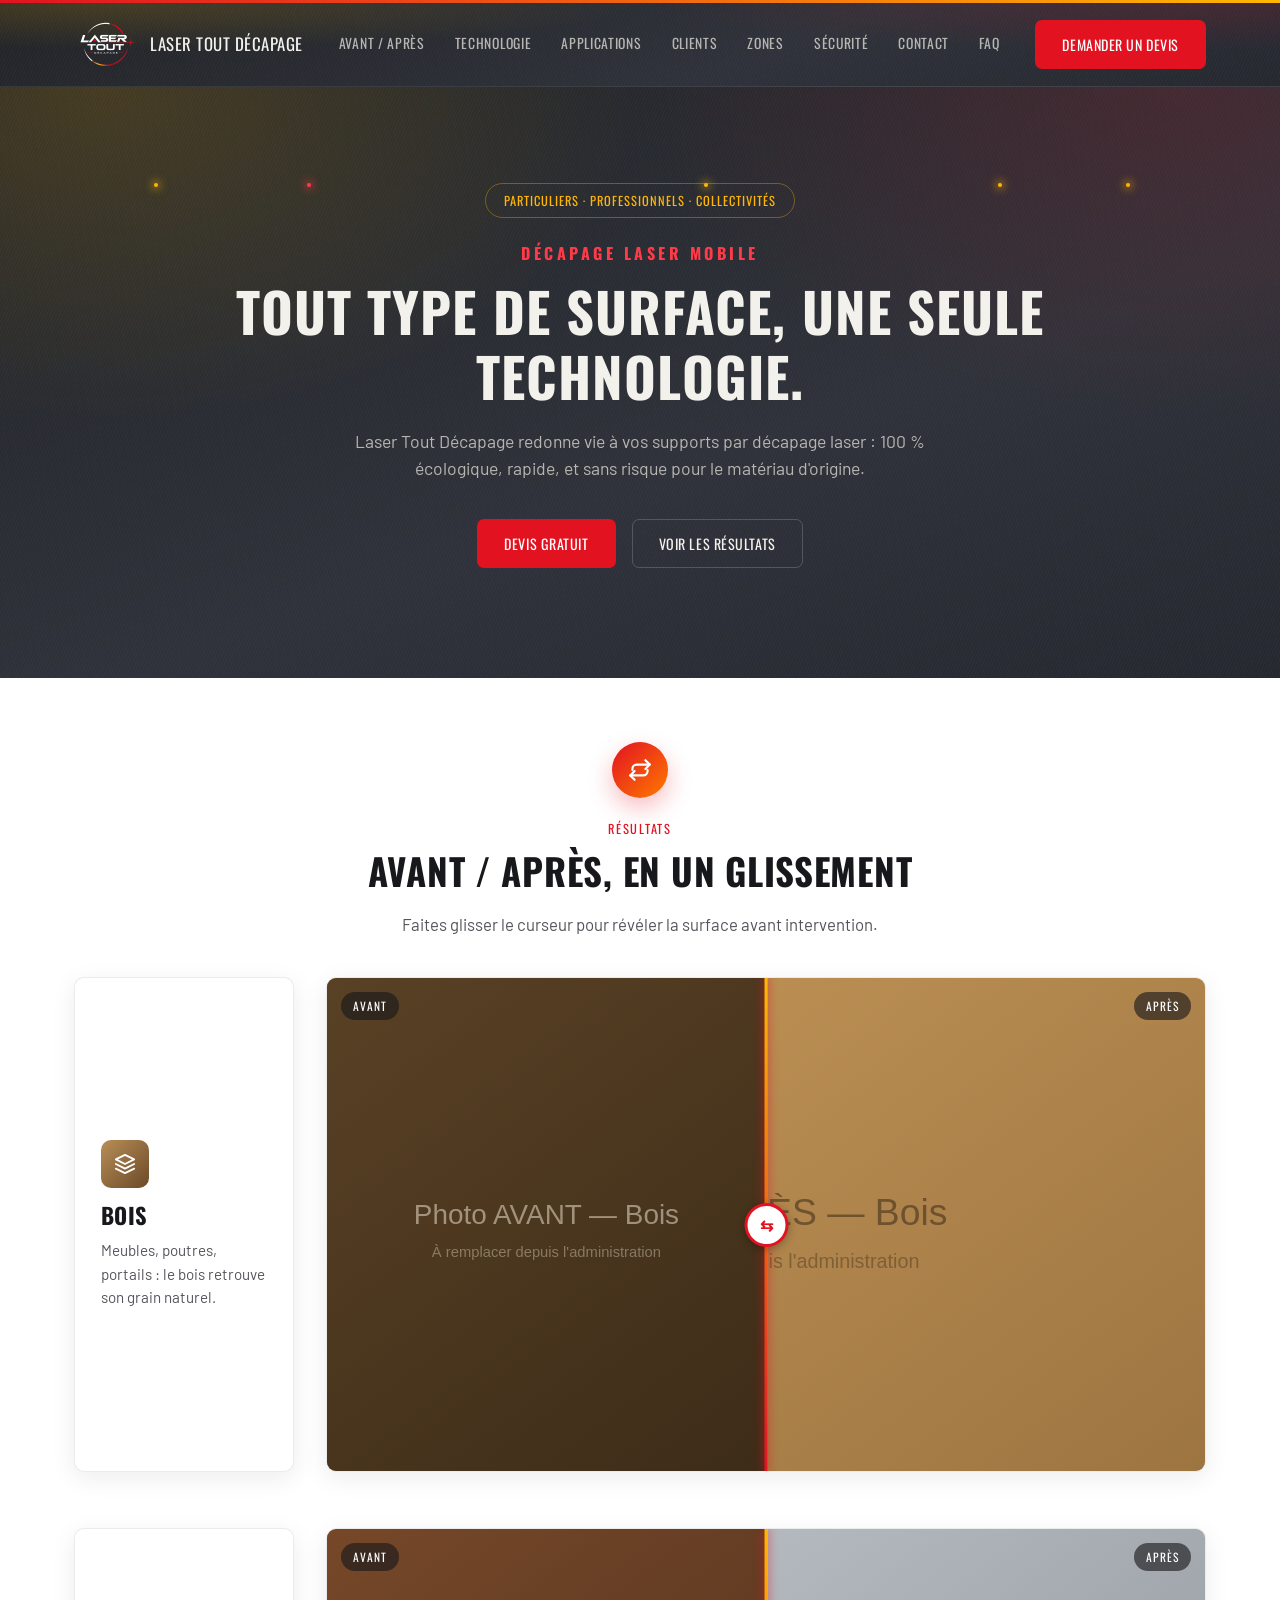
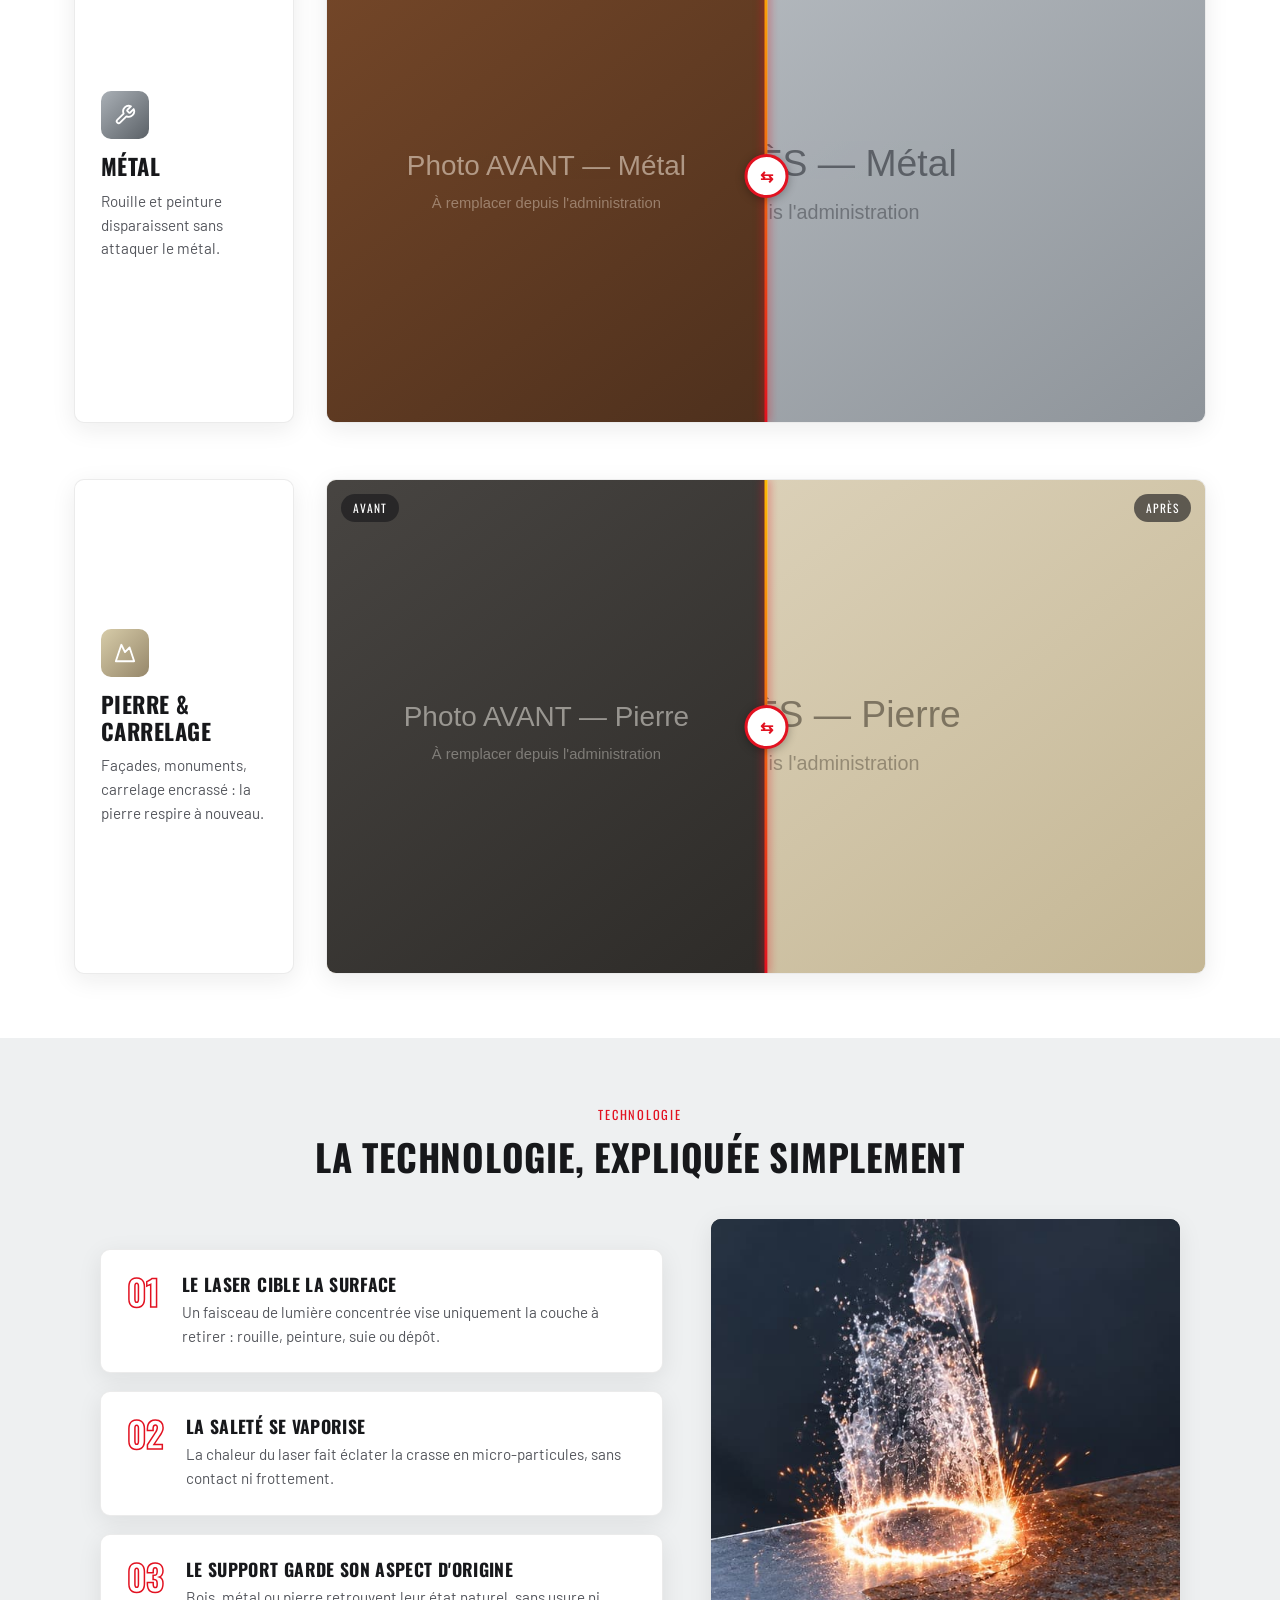
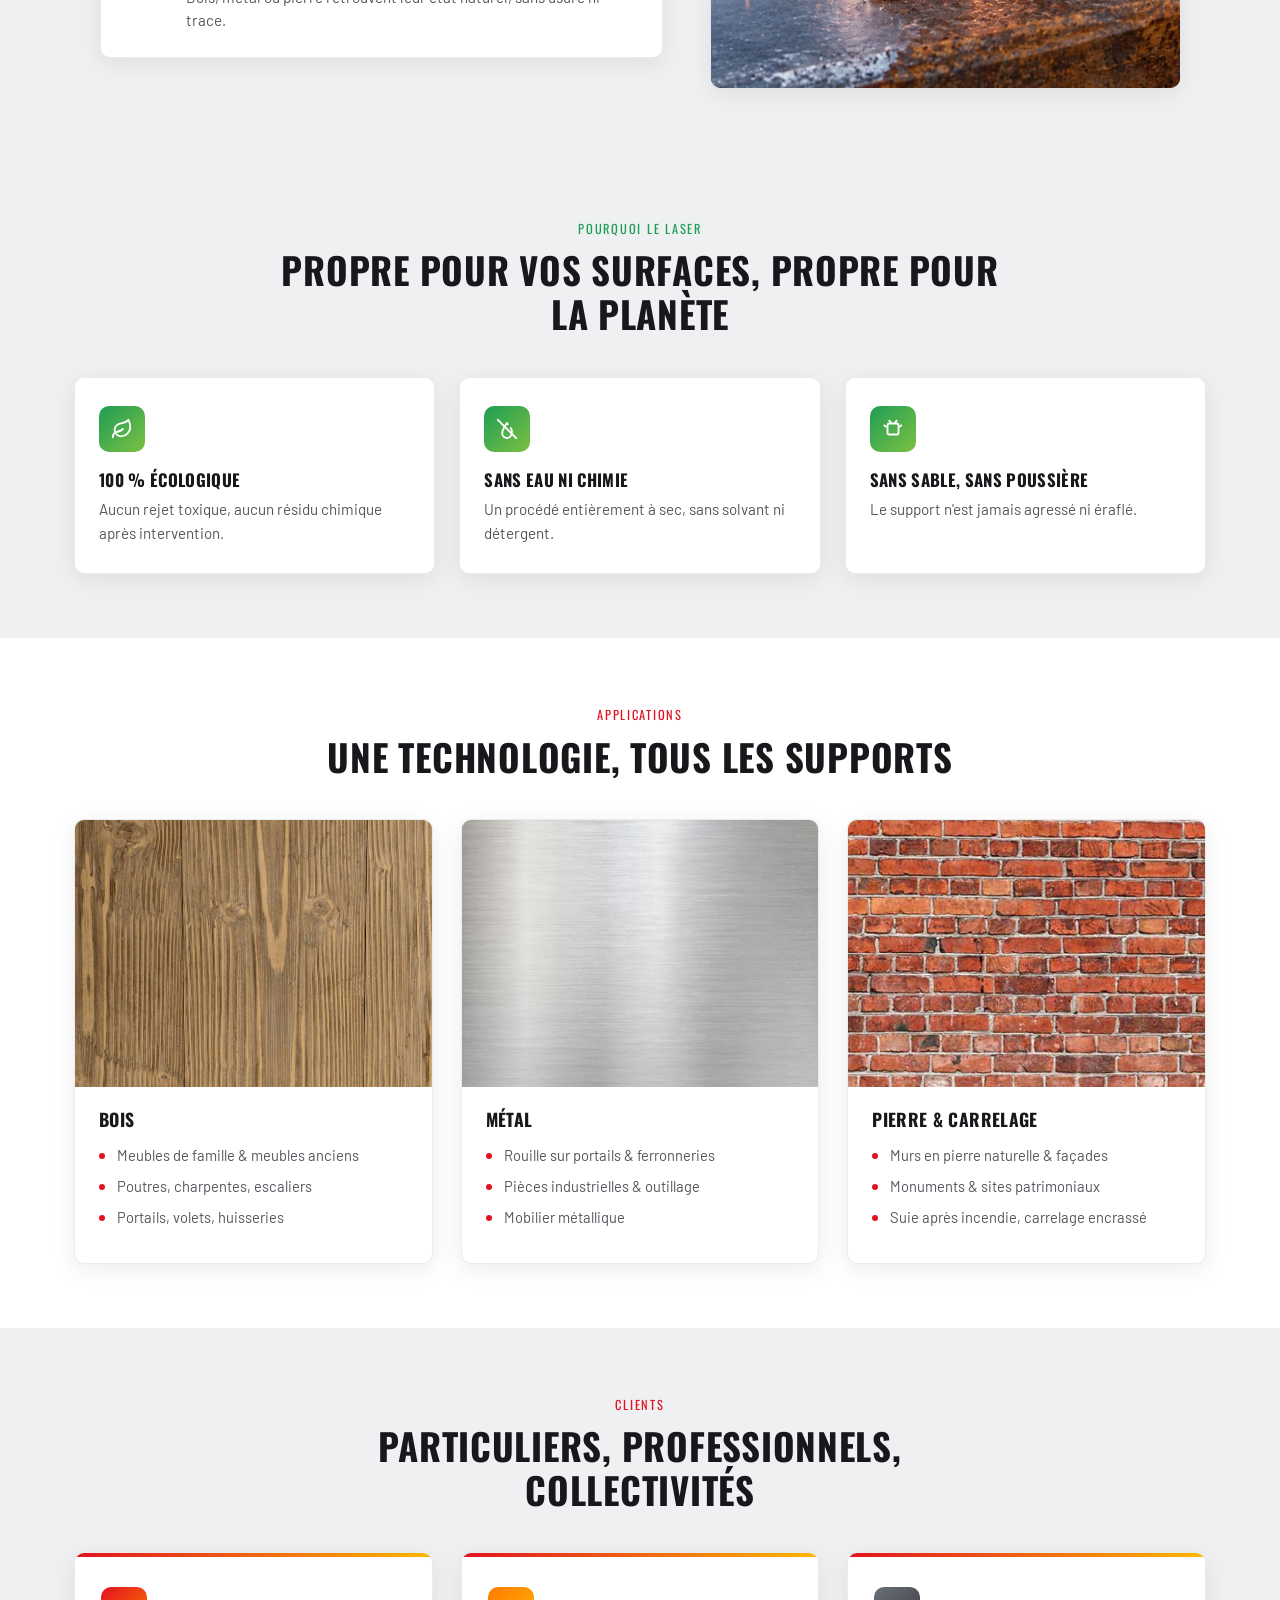
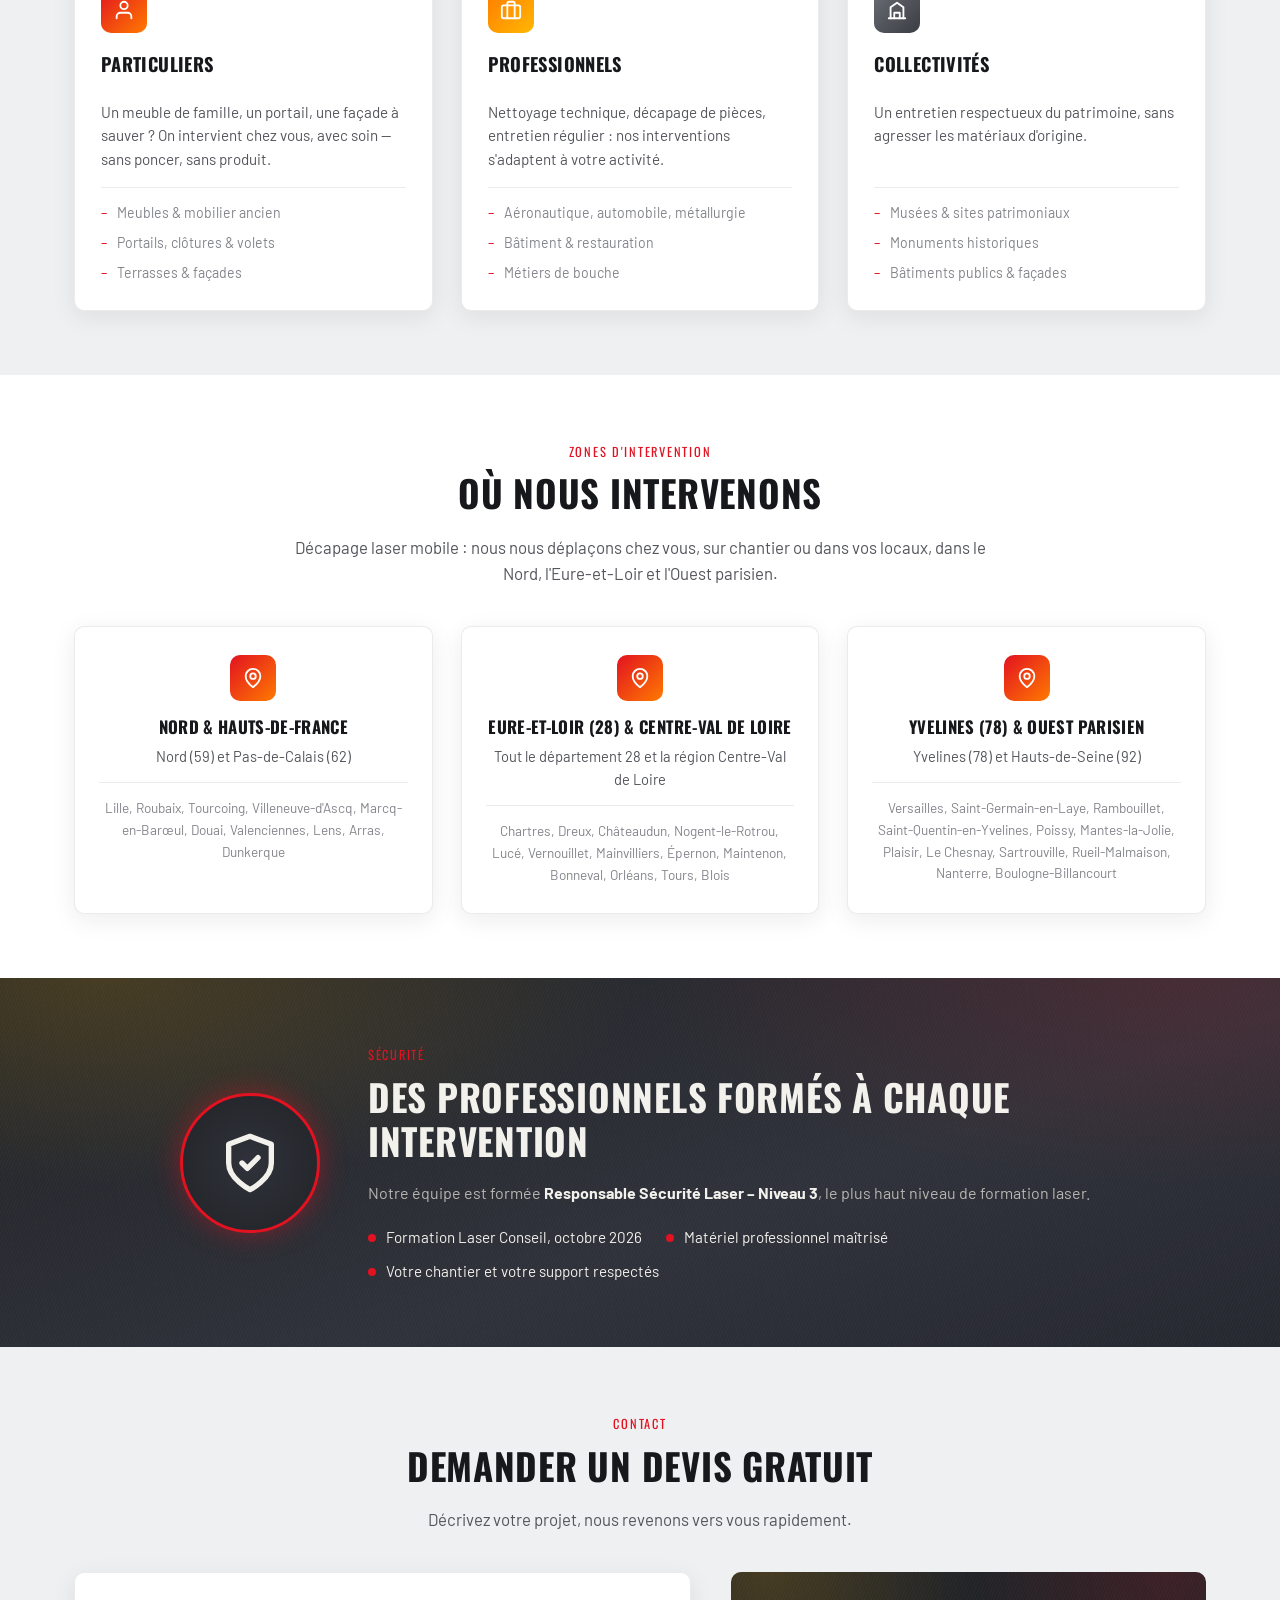
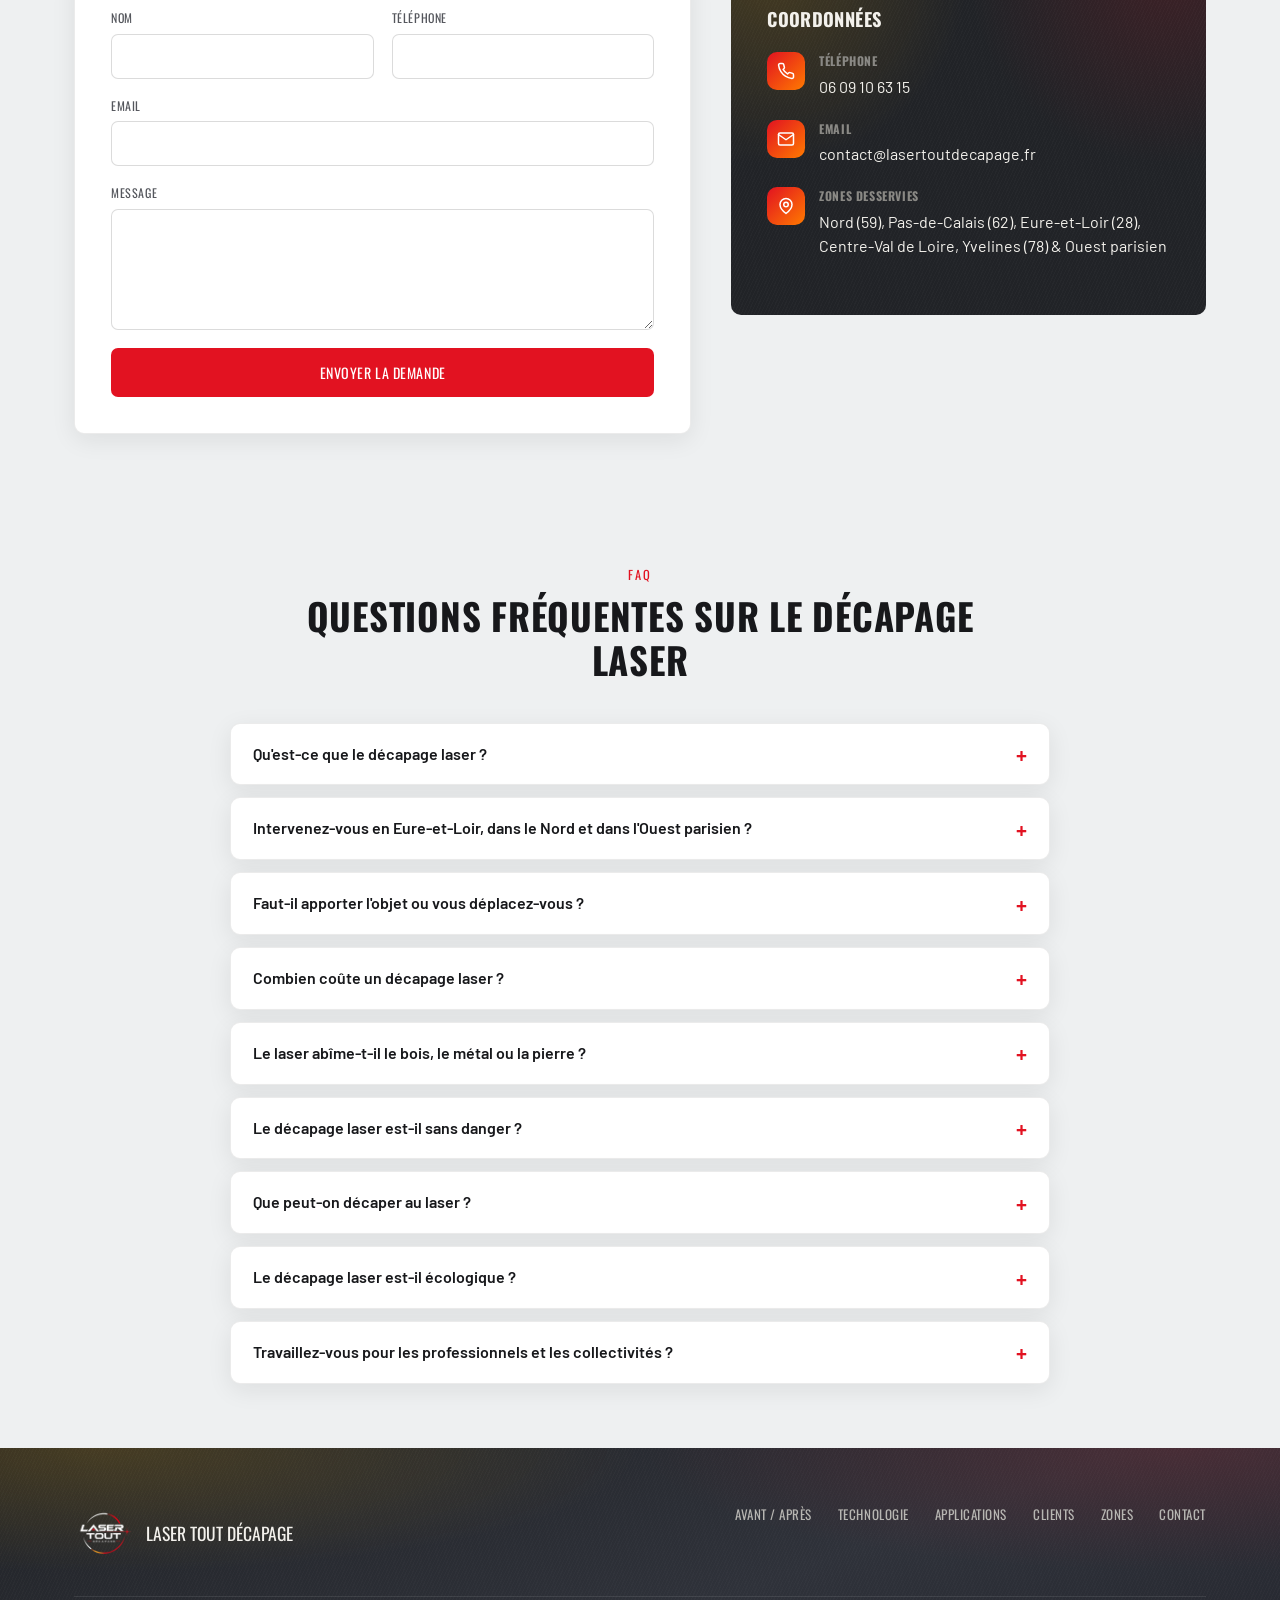
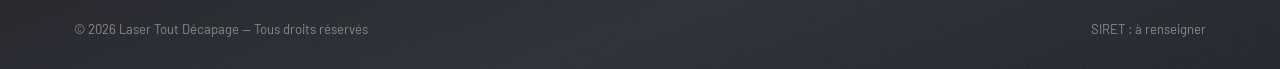
<file: index.html>
<!doctype html>
<html lang="fr">
<head>
<meta charset="UTF-8" />
<meta name="viewport" content="width=device-width, initial-scale=1.0" />
<title>Décapage laser mobile — Nord, Eure-et-Loir, Yvelines | Laser Tout Décapage</title>
<meta name="description" content="Décapage laser mobile pour particuliers, professionnels et collectivités : 100% écologique, sans eau ni produit chimique, sans sable. Nord (59), Pas-de-Calais (62), Eure-et-Loir (28), Centre-Val de Loire, Yvelines (78) & Ouest parisien." />
<link rel="canonical" href="https://lasertoutdecapage.fr/" />
<meta property="og:type" content="website" />
<meta property="og:locale" content="fr_FR" />
<meta property="og:site_name" content="Laser Tout Décapage" />
<meta property="og:title" content="Laser Tout Décapage — Décapage laser mobile bois, métal, pierre" />
<meta property="og:description" content="Décapage laser 100% écologique, sans eau ni produit chimique, sans sable. On intervient chez vous : Nord, Pas-de-Calais, Eure-et-Loir, Centre-Val de Loire, Yvelines & Ouest parisien." />
<meta property="og:url" content="https://lasertoutdecapage.fr/" />
<meta property="og:image" content="https://lasertoutdecapage.fr/images/uploads/laser-en-marche.jpg" />
<meta name="twitter:card" content="summary_large_image" />
<script type="application/ld+json">
{
  "@context": "https://schema.org",
  "@type": "LocalBusiness",
  "name": "Laser Tout Décapage",
  "description": "Décapage laser mobile du bois, du métal et de la pierre pour particuliers, professionnels et collectivités. 100% écologique, sans eau, sans produit chimique, sans sable.",
  "url": "https://lasertoutdecapage.fr/",
  "logo": "https://lasertoutdecapage.fr/images/logo.png",
  "image": "https://lasertoutdecapage.fr/images/uploads/laser-en-marche.jpg",
  "email": "contact@lasertoutdecapage.fr",
  "telephone": "+33609106315",
  "areaServed": [
    { "@type": "AdministrativeArea", "name": "Hauts-de-France" },
    { "@type": "AdministrativeArea", "name": "Nord (59)" },
    { "@type": "AdministrativeArea", "name": "Pas-de-Calais (62)" },
    { "@type": "AdministrativeArea", "name": "Centre-Val de Loire" },
    { "@type": "AdministrativeArea", "name": "Eure-et-Loir (28)" },
    { "@type": "AdministrativeArea", "name": "Yvelines (78)" },
    { "@type": "AdministrativeArea", "name": "Hauts-de-Seine (92)" },
    { "@type": "City", "name": "Lille" },
    { "@type": "City", "name": "Roubaix" },
    { "@type": "City", "name": "Tourcoing" },
    { "@type": "City", "name": "Villeneuve-d'Ascq" },
    { "@type": "City", "name": "Douai" },
    { "@type": "City", "name": "Valenciennes" },
    { "@type": "City", "name": "Lens" },
    { "@type": "City", "name": "Arras" },
    { "@type": "City", "name": "Dunkerque" },
    { "@type": "City", "name": "Chartres" },
    { "@type": "City", "name": "Dreux" },
    { "@type": "City", "name": "Châteaudun" },
    { "@type": "City", "name": "Nogent-le-Rotrou" },
    { "@type": "City", "name": "Lucé" },
    { "@type": "City", "name": "Vernouillet" },
    { "@type": "City", "name": "Épernon" },
    { "@type": "City", "name": "Maintenon" },
    { "@type": "City", "name": "Orléans" },
    { "@type": "City", "name": "Tours" },
    { "@type": "City", "name": "Blois" },
    { "@type": "City", "name": "Versailles" },
    { "@type": "City", "name": "Saint-Germain-en-Laye" },
    { "@type": "City", "name": "Rambouillet" },
    { "@type": "City", "name": "Saint-Quentin-en-Yvelines" },
    { "@type": "City", "name": "Poissy" },
    { "@type": "City", "name": "Mantes-la-Jolie" },
    { "@type": "City", "name": "Plaisir" },
    { "@type": "City", "name": "Sartrouville" },
    { "@type": "City", "name": "Rueil-Malmaison" },
    { "@type": "City", "name": "Nanterre" },
    { "@type": "City", "name": "Boulogne-Billancourt" }
  ],
  "hasCredential": { "@type": "EducationalOccupationalCredential", "name": "Responsable Sécurité Laser – Niveau 3", "credentialCategory": "certificate", "recognizedBy": { "@type": "Organization", "name": "Laser Conseil" } },
  "knowsAbout": ["Décapage laser", "Nettoyage laser", "Dérouillage", "Décapage de peinture", "Nettoyage de façade", "Restauration de meubles"]
}
</script>
<script type="application/ld+json">
{
  "@context": "https://schema.org",
  "@type": "FAQPage",
  "mainEntity": [
    {
      "@type": "Question",
      "name": "Qu'est-ce que le décapage laser ?",
      "acceptedAnswer": { "@type": "Answer", "text": "Le décapage laser retire la rouille, la peinture, la suie ou les dépôts d'une surface à l'aide d'un faisceau de lumière concentrée. La couche à enlever se vaporise en micro-particules, sans contact ni frottement, et le support garde son aspect d'origine." }
    },
    {
      "@type": "Question",
      "name": "Intervenez-vous en Eure-et-Loir, dans le Nord et dans l'Ouest parisien ?",
      "acceptedAnswer": { "@type": "Answer", "text": "Oui. Laser Tout Décapage est une entreprise de décapage laser mobile qui intervient en Eure-et-Loir (28) — Chartres, Dreux, Châteaudun, Nogent-le-Rotrou, Lucé, Épernon — et dans le reste du Centre-Val de Loire, dans le Nord (59) et le Pas-de-Calais (62) — Lille, Roubaix, Tourcoing, Douai, Valenciennes, Arras —, ainsi que dans les Yvelines (78) et l'Ouest parisien — Versailles, Saint-Germain-en-Laye, Rambouillet, Poissy, Rueil-Malmaison." }
    },
    {
      "@type": "Question",
      "name": "Faut-il apporter l'objet ou vous déplacez-vous ?",
      "acceptedAnswer": { "@type": "Answer", "text": "Nous nous déplaçons avec notre équipement : chez vous, sur votre chantier ou dans vos locaux. Inutile de démonter un portail, des volets ou une poutre." }
    },
    {
      "@type": "Question",
      "name": "Combien coûte un décapage laser ?",
      "acceptedAnswer": { "@type": "Answer", "text": "Le prix dépend de la surface à traiter, du type de support, de l'épaisseur de la couche à retirer et de l'accès au chantier. Chaque intervention fait l'objet d'un devis gratuit : décrivez votre projet via le formulaire ou appelez le 06 09 10 63 15." }
    },
    {
      "@type": "Question",
      "name": "Le laser abîme-t-il le bois, le métal ou la pierre ?",
      "acceptedAnswer": { "@type": "Answer", "text": "Non. Le faisceau cible uniquement la couche à retirer. Contrairement au ponçage ou au sablage, il n'use pas le matériau : le bois garde son grain, le métal n'est pas attaqué et la pierre n'est pas érodée." }
    },
    {
      "@type": "Question",
      "name": "Le décapage laser est-il sans danger ?",
      "acceptedAnswer": { "@type": "Answer", "text": "Oui, entre de bonnes mains. Notre équipe est formée Responsable Sécurité Laser (niveau 3), la formation de référence pour encadrer l'utilisation des lasers professionnels. Chaque intervention est préparée et réalisée par des professionnels qualifiés." }
    },
    {
      "@type": "Question",
      "name": "Que peut-on décaper au laser ?",
      "acceptedAnswer": { "@type": "Answer", "text": "Le bois (meubles anciens, poutres, charpentes, escaliers, portails, volets), le métal (rouille sur portails et ferronneries, pièces industrielles, outillage, mobilier métallique) et la pierre (murs en pierre naturelle, façades, monuments, carrelage encrassé, suie après incendie)." }
    },
    {
      "@type": "Question",
      "name": "Le décapage laser est-il écologique ?",
      "acceptedAnswer": { "@type": "Answer", "text": "Oui. Le procédé est entièrement à sec : sans eau, sans produit chimique, sans solvant et sans sable. Il ne laisse aucun résidu toxique après l'intervention." }
    },
    {
      "@type": "Question",
      "name": "Travaillez-vous pour les professionnels et les collectivités ?",
      "acceptedAnswer": { "@type": "Answer", "text": "Oui. Nous intervenons pour les particuliers, les professionnels (bâtiment, restauration, automobile, aéronautique, métallurgie, métiers de bouche) et les collectivités (musées, monuments historiques, bâtiments publics et façades)." }
    }
  ]
}
</script>
<link rel="icon" type="image/png" href="images/favicon.png" />
<link rel="preconnect" href="https://fonts.googleapis.com" />
<link rel="preconnect" href="https://fonts.gstatic.com" crossorigin />
<link href="https://fonts.googleapis.com/css2?family=Oswald:wght@400;500;600;700&family=Barlow:wght@400;500;600;700&display=swap" rel="stylesheet" />
<link rel="stylesheet" href="css/style.css" />
</head>
<body>

<div class="top-bar" aria-hidden="true"></div>

<header class="site-header dark-surface">
  <div class="laser-lines" aria-hidden="true">
    <div class="laser-line laser-line--1"></div>
    <div class="laser-line laser-line--2"></div>
    <div class="laser-line laser-line--3"></div>
  </div>
  <div class="container">
    <a href="#" class="brand">
      <img src="images/logo-blanc.png" alt="Laser Tout Décapage" />
      <span>Laser Tout Décapage</span>
    </a>

    <nav class="main-nav" aria-label="Navigation principale">
      <a href="#comparateur">Avant / Après</a>
      <a href="#techno">Technologie</a>
      <a href="#applications">Applications</a>
      <a href="#clients">Clients</a>
      <a href="#zones">Zones</a>
      <a href="#securite">Sécurité</a>
      <a href="#contact">Contact</a>
      <a href="#faq">FAQ</a>
    </nav>

    <div class="header-actions">
      <button class="menu-toggle" type="button" aria-label="Ouvrir le menu" aria-expanded="false" aria-controls="mobile-nav">
        <svg class="menu-icon-open" viewBox="0 0 24 24" fill="none" stroke="currentColor" stroke-width="2" stroke-linecap="round"><line x1="3" y1="6" x2="21" y2="6"/><line x1="3" y1="12" x2="21" y2="12"/><line x1="3" y1="18" x2="21" y2="18"/></svg>
        <svg class="menu-icon-close" viewBox="0 0 24 24" fill="none" stroke="currentColor" stroke-width="2" stroke-linecap="round"><line x1="6" y1="6" x2="18" y2="18"/><line x1="18" y1="6" x2="6" y2="18"/></svg>
      </button>
      <a href="#contact" class="btn btn-primary">Demander un devis</a>
    </div>
  </div>

  <nav class="mobile-nav" id="mobile-nav" aria-label="Navigation mobile" hidden>
    <a href="#comparateur">Avant / Après</a>
    <a href="#techno">Technologie</a>
    <a href="#applications">Applications</a>
    <a href="#clients">Clients</a>
    <a href="#zones">Zones</a>
    <a href="#securite">Sécurité</a>
    <a href="#contact">Contact</a>
    <a href="#faq">FAQ</a>
    <div class="mobile-nav-actions">
      <a href="#contact" class="btn btn-primary btn-block">Demander un devis</a>
      <a href="tel:0609106315" class="mobile-nav-phone">06 09 10 63 15</a>
    </div>
  </nav>
</header>

<section class="hero dark-surface">
  <div class="laser-lines" aria-hidden="true">
    <div class="laser-line laser-line--1"></div>
    <div class="laser-line laser-line--2"></div>
    <div class="laser-line laser-line--3"></div>
  </div>
  <div class="floating-dots" aria-hidden="true">
    <div class="floating-dot" style="left:12%; top:30%; animation-duration:5s;"></div>
    <div class="floating-dot" style="left:24%; top:65%; animation-duration:6.5s; animation-delay:-1s;"></div>
    <div class="floating-dot" style="left:78%; top:22%; animation-duration:5.5s; animation-delay:-2s;"></div>
    <div class="floating-dot" style="left:88%; top:58%; animation-duration:7s; animation-delay:-3s;"></div>
    <div class="floating-dot" style="left:55%; top:75%; animation-duration:6s; animation-delay:-1.5s;"></div>
  </div>
  <div class="container">
    <span class="hero-badge" data-field="hero.badge">Particuliers · Professionnels · Collectivités</span>
    <h1><span class="hero-kicker" data-field="hero.kicker">Décapage laser mobile</span> <span data-field="hero.title">Tout type de surface, une seule technologie.</span></h1>
    <p data-field="hero.subtitle">Laser Tout Décapage redonne vie à vos supports par décapage laser : 100 % écologique, rapide, et sans risque pour le matériau d'origine.</p>
    <div class="hero-actions">
      <a href="#contact" class="btn btn-primary">Devis gratuit</a>
      <a href="#comparateur" class="btn btn-secondary">Voir les résultats</a>
    </div>
  </div>
</section>

<section id="comparateur" class="comparateur-section section-pad">
  <div class="container">
    <div class="section-head">
      <div class="section-head-icon">
        <svg viewBox="0 0 24 24" fill="none" stroke="currentColor" stroke-width="2" stroke-linecap="round" stroke-linejoin="round"><path d="m17 3 4 4-4 4"/><path d="M21 7H9a4 4 0 0 0-4 4v1"/><path d="m7 21-4-4 4-4"/><path d="M3 17h12a4 4 0 0 0 4-4v-1"/></svg>
      </div>
      <span class="eyebrow">Résultats</span>
      <h2>Avant / après, en un glissement</h2>
      <p>Faites glisser le curseur pour révéler la surface avant intervention.</p>
    </div>

    <div class="compare-list">
      <div class="compare">
        <div class="compare-info">
          <div class="compare-icon compare-icon--bois">
            <svg viewBox="0 0 24 24" fill="none" stroke="currentColor" stroke-width="2" stroke-linecap="round" stroke-linejoin="round"><polygon points="12 2 2 7 12 12 22 7 12 2"/><polyline points="2 17 12 22 22 17"/><polyline points="2 12 12 17 22 12"/></svg>
          </div>
          <h3>Bois</h3>
          <p>Meubles, poutres, portails : le bois retrouve son grain naturel.</p>
        </div>
        <div class="compare-frame" data-material="bois">
          <img class="compare-after" src="images/comparateur/bois-apres.svg" alt="Bois après décapage laser" />
          <div class="compare-before-wrap">
            <img class="compare-before" src="images/comparateur/bois-avant.svg" alt="Bois avant décapage laser" />
          </div>
          <div class="compare-handle"></div>
          <span class="compare-label compare-label--before">Avant</span>
          <span class="compare-label compare-label--after">Après</span>
        </div>
      </div>

      <div class="compare">
        <div class="compare-info">
          <div class="compare-icon compare-icon--metal">
            <svg viewBox="0 0 24 24" fill="none" stroke="currentColor" stroke-width="2" stroke-linecap="round" stroke-linejoin="round"><path d="M14.7 6.3a1 1 0 0 0 0 1.4l1.6 1.6a1 1 0 0 0 1.4 0l3.77-3.77a6 6 0 0 1-7.94 7.94l-6.91 6.91a2.12 2.12 0 0 1-3-3l6.91-6.91a6 6 0 0 1 7.94-7.94l-3.76 3.76z"/></svg>
          </div>
          <h3>Métal</h3>
          <p>Rouille et peinture disparaissent sans attaquer le métal.</p>
        </div>
        <div class="compare-frame" data-material="metal">
          <img class="compare-after" src="images/comparateur/metal-apres.svg" alt="Métal après décapage laser" />
          <div class="compare-before-wrap">
            <img class="compare-before" src="images/comparateur/metal-avant.svg" alt="Métal avant décapage laser" />
          </div>
          <div class="compare-handle"></div>
          <span class="compare-label compare-label--before">Avant</span>
          <span class="compare-label compare-label--after">Après</span>
        </div>
      </div>

      <div class="compare">
        <div class="compare-info">
          <div class="compare-icon compare-icon--pierre">
            <svg viewBox="0 0 24 24" fill="none" stroke="currentColor" stroke-width="2" stroke-linecap="round" stroke-linejoin="round"><path d="m8 3 4 8 5-5 5 15H2L8 3z"/></svg>
          </div>
          <h3>Pierre & carrelage</h3>
          <p>Façades, monuments, carrelage encrassé : la pierre respire à nouveau.</p>
        </div>
        <div class="compare-frame" data-material="pierre">
          <img class="compare-after" src="images/comparateur/pierre-apres.svg" alt="Pierre après décapage laser" />
          <div class="compare-before-wrap">
            <img class="compare-before" src="images/comparateur/pierre-avant.svg" alt="Pierre avant décapage laser" />
          </div>
          <div class="compare-handle"></div>
          <span class="compare-label compare-label--before">Avant</span>
          <span class="compare-label compare-label--after">Après</span>
        </div>
      </div>
    </div>
  </div>
</section>

<section id="techno" class="techno-section section-pad">
  <div class="container">
    <div class="section-head">
      <span class="eyebrow">Technologie</span>
      <h2 data-field="technologie.title">La technologie, expliquée simplement</h2>
    </div>
    <div class="techno-layout">
    <div class="steps-grid">
      <div class="step-card">
        <span class="step-number">01</span>
        <h3 data-field="technologie.steps.0.title">Le laser cible la surface</h3>
        <p data-field="technologie.steps.0.text">Un faisceau de lumière concentrée vise uniquement la couche à retirer : rouille, peinture, suie ou dépôt.</p>
      </div>
      <div class="step-card">
        <span class="step-number">02</span>
        <h3 data-field="technologie.steps.1.title">La saleté se vaporise</h3>
        <p data-field="technologie.steps.1.text">La chaleur du laser fait éclater la crasse en micro-particules, sans contact ni frottement.</p>
      </div>
      <div class="step-card">
        <span class="step-number">03</span>
        <h3 data-field="technologie.steps.2.title">Le support garde son aspect d'origine</h3>
        <p data-field="technologie.steps.2.text">Bois, métal ou pierre retrouvent leur état naturel, sans usure ni trace.</p>
      </div>
    </div>
    <figure class="techno-photo">
      <div class="techno-photo-frame">
        <img data-field="technologie.image" data-field-attr="src" src="images/technologie/laser-en-action.svg" alt="Décapage laser en action" loading="lazy" />
      </div>
    </figure>
    </div>
  </div>
</section>

<section id="atouts" class="arguments-section section-pad">
  <div class="container">
    <div class="section-head">
      <span class="eyebrow eyebrow--green">Pourquoi le laser</span>
      <h2>Propre pour vos surfaces, propre pour la planète</h2>
    </div>
    <div class="cards-grid-4 cards-grid-3">
      <div class="card">
        <div class="card-icon">
          <svg viewBox="0 0 24 24" fill="none" stroke="currentColor" stroke-width="2" stroke-linecap="round" stroke-linejoin="round"><path d="M11 20A7 7 0 0 1 9.8 6.1C15.5 5 17 4.48 19 2c1 2 2 4.18 2 8 0 5.5-4.78 10-10 10Z"/><path d="M2 21c0-3 1.85-5.36 5.08-6C9.5 14.52 12 13 13 12"/></svg>
        </div>
        <h3 data-field="arguments.0.title">100 % écologique</h3>
        <p data-field="arguments.0.text">Aucun rejet toxique, aucun résidu chimique après intervention.</p>
      </div>
      <div class="card">
        <div class="card-icon">
          <svg viewBox="0 0 24 24" fill="none" stroke="currentColor" stroke-width="2" stroke-linecap="round" stroke-linejoin="round"><path d="m2 2 20 20"/><path d="M12.9 6.858 12 5.5l-1.65 2.325C8.5 10.68 7 12.9 7 15.5A5 5 0 0 0 16.9 17.9"/><path d="M17.5 15.5c0-1.5-.4-2.8-1.5-4.5"/></svg>
        </div>
        <h3 data-field="arguments.1.title">Sans eau ni chimie</h3>
        <p data-field="arguments.1.text">Un procédé entièrement à sec, sans solvant ni détergent.</p>
      </div>
      <div class="card">
        <div class="card-icon">
          <svg viewBox="0 0 24 24" fill="none" stroke="currentColor" stroke-width="2" stroke-linecap="round" stroke-linejoin="round"><path d="M9.5 4.5 8 3"/><path d="M4 9.5 2.5 8"/><path d="M14.5 4.5 16 3"/><path d="M19.5 9.5 21 8"/><rect x="6" y="6" width="12" height="12" rx="2"/></svg>
        </div>
        <h3 data-field="arguments.2.title">Sans sable, sans poussière</h3>
        <p data-field="arguments.2.text">Le support n'est jamais agressé ni éraflé.</p>
      </div>
    </div>
  </div>
</section>

<section id="applications" class="applications-section section-pad">
  <div class="container">
    <div class="section-head">
      <span class="eyebrow">Applications</span>
      <h2>Une technologie, tous les supports</h2>
    </div>
    <div class="applications-grid">
      <div class="app-card">
        <div class="app-card-image">
          <img data-field="applications.bois.image" data-field-attr="src" src="images/applications/bois.svg" alt="Bois" />
        </div>
        <div class="app-card-body">
          <h3 data-field="applications.bois.title">Bois</h3>
          <ul>
            <li>Meubles de famille & meubles anciens</li>
            <li>Poutres, charpentes, escaliers</li>
            <li>Portails, volets, huisseries</li>
          </ul>
        </div>
      </div>
      <div class="app-card">
        <div class="app-card-image">
          <img data-field="applications.metal.image" data-field-attr="src" src="images/applications/metal.svg" alt="Métal" />
        </div>
        <div class="app-card-body">
          <h3 data-field="applications.metal.title">Métal</h3>
          <ul>
            <li>Rouille sur portails & ferronneries</li>
            <li>Pièces industrielles & outillage</li>
            <li>Mobilier métallique</li>
          </ul>
        </div>
      </div>
      <div class="app-card">
        <div class="app-card-image">
          <img data-field="applications.pierre.image" data-field-attr="src" src="images/applications/pierre.svg" alt="Pierre et carrelage" />
        </div>
        <div class="app-card-body">
          <h3 data-field="applications.pierre.title">Pierre & carrelage</h3>
          <ul>
            <li>Murs en pierre naturelle & façades</li>
            <li>Monuments & sites patrimoniaux</li>
            <li>Suie après incendie, carrelage encrassé</li>
          </ul>
        </div>
      </div>
    </div>
  </div>
</section>

<section id="clients" class="clients-section section-pad">
  <div class="container">
    <div class="section-head">
      <span class="eyebrow">Clients</span>
      <h2>Particuliers, professionnels, collectivités</h2>
    </div>
    <div class="clients-grid">
      <div class="client-card">
        <div class="card-icon client-card-icon client-card-icon--particuliers">
          <svg viewBox="0 0 24 24" fill="none" stroke="currentColor" stroke-width="2" stroke-linecap="round" stroke-linejoin="round"><path d="M20 21v-2a4 4 0 0 0-4-4H8a4 4 0 0 0-4 4v2"/><circle cx="12" cy="7" r="4"/></svg>
        </div>
        <h3 data-field="clients.particuliers.title">Particuliers</h3>
        <p data-field="clients.particuliers.text">Un meuble de famille, un portail, une façade à sauver ? On intervient chez vous, avec soin — sans poncer, sans produit.</p>
        <ul>
          <li>Meubles & mobilier ancien</li>
          <li>Portails, clôtures & volets</li>
          <li>Terrasses & façades</li>
        </ul>
      </div>
      <div class="client-card">
        <div class="card-icon client-card-icon client-card-icon--professionnels">
          <svg viewBox="0 0 24 24" fill="none" stroke="currentColor" stroke-width="2" stroke-linecap="round" stroke-linejoin="round"><rect x="2" y="7" width="20" height="14" rx="2"/><path d="M16 21V5a2 2 0 0 0-2-2h-4a2 2 0 0 0-2 2v16"/></svg>
        </div>
        <h3 data-field="clients.professionnels.title">Professionnels</h3>
        <p data-field="clients.professionnels.text">Nettoyage technique, décapage de pièces, entretien régulier : nos interventions s'adaptent à votre activité.</p>
        <ul>
          <li>Aéronautique, automobile, métallurgie</li>
          <li>Bâtiment & restauration</li>
          <li>Métiers de bouche</li>
        </ul>
      </div>
      <div class="client-card">
        <div class="card-icon client-card-icon client-card-icon--collectivites">
          <svg viewBox="0 0 24 24" fill="none" stroke="currentColor" stroke-width="2" stroke-linecap="round" stroke-linejoin="round"><path d="M3 21h18"/><path d="M5 21V9l7-5 7 5v12"/><path d="M9 21v-6h6v6"/></svg>
        </div>
        <h3 data-field="clients.collectivites.title">Collectivités</h3>
        <p data-field="clients.collectivites.text">Un entretien respectueux du patrimoine, sans agresser les matériaux d'origine.</p>
        <ul>
          <li>Musées & sites patrimoniaux</li>
          <li>Monuments historiques</li>
          <li>Bâtiments publics & façades</li>
        </ul>
      </div>
    </div>
  </div>
</section>

<section id="zones" class="zones-section section-pad">
  <div class="container">
    <div class="section-head">
      <span class="eyebrow">Zones d'intervention</span>
      <h2>Où nous intervenons</h2>
      <p>Décapage laser mobile : nous nous déplaçons chez vous, sur chantier ou dans vos locaux, dans le Nord, l'Eure-et-Loir et l'Ouest parisien.</p>
    </div>
    <div class="zones-grid">
      <div class="zone-card">
        <div class="card-icon">
          <svg viewBox="0 0 24 24" fill="none" stroke="currentColor" stroke-width="2" stroke-linecap="round" stroke-linejoin="round"><path d="M20 10c0 6-8 12-8 12s-8-6-8-12a8 8 0 0 1 16 0Z"/><circle cx="12" cy="10" r="3"/></svg>
        </div>
        <h3 data-field="zones.0.title">Nord & Hauts-de-France</h3>
        <p data-field="zones.0.text">Nord (59) et Pas-de-Calais (62)</p>
        <p class="zone-cities" data-field="zones.0.villes">Lille, Roubaix, Tourcoing, Villeneuve-d'Ascq, Marcq-en-Barœul, Douai, Valenciennes, Lens, Arras, Dunkerque</p>
      </div>
      <div class="zone-card">
        <div class="card-icon">
          <svg viewBox="0 0 24 24" fill="none" stroke="currentColor" stroke-width="2" stroke-linecap="round" stroke-linejoin="round"><path d="M20 10c0 6-8 12-8 12s-8-6-8-12a8 8 0 0 1 16 0Z"/><circle cx="12" cy="10" r="3"/></svg>
        </div>
        <h3 data-field="zones.1.title">Eure-et-Loir (28) & Centre-Val de Loire</h3>
        <p data-field="zones.1.text">Tout le département 28 et la région Centre-Val de Loire</p>
        <p class="zone-cities" data-field="zones.1.villes">Chartres, Dreux, Châteaudun, Nogent-le-Rotrou, Lucé, Vernouillet, Mainvilliers, Épernon, Maintenon, Bonneval, Orléans, Tours, Blois</p>
      </div>
      <div class="zone-card">
        <div class="card-icon">
          <svg viewBox="0 0 24 24" fill="none" stroke="currentColor" stroke-width="2" stroke-linecap="round" stroke-linejoin="round"><path d="M20 10c0 6-8 12-8 12s-8-6-8-12a8 8 0 0 1 16 0Z"/><circle cx="12" cy="10" r="3"/></svg>
        </div>
        <h3 data-field="zones.2.title">Yvelines (78) & Ouest parisien</h3>
        <p data-field="zones.2.text">Yvelines (78) et Hauts-de-Seine (92)</p>
        <p class="zone-cities" data-field="zones.2.villes">Versailles, Saint-Germain-en-Laye, Rambouillet, Saint-Quentin-en-Yvelines, Poissy, Mantes-la-Jolie, Plaisir, Le Chesnay, Sartrouville, Rueil-Malmaison, Nanterre, Boulogne-Billancourt</p>
      </div>
    </div>
  </div>
</section>

<section id="securite" class="securite-section dark-surface section-pad">
  <div class="container">
    <div class="securite-inner">
      <div class="securite-badge" aria-hidden="true"><svg viewBox="0 0 24 24" fill="none" stroke="currentColor" stroke-width="2" stroke-linecap="round" stroke-linejoin="round"><path d="M12 22s8-4 8-10V5l-8-3-8 3v7c0 6 8 10 8 10z"/><path d="m9 12 2 2 4-4"/></svg></div>
      <div class="securite-text">
        <span class="eyebrow">Sécurité</span>
        <h2>Des professionnels formés à chaque intervention</h2>
        <p>Notre équipe est formée <strong>Responsable Sécurité Laser – Niveau 3</strong>, le plus haut niveau de formation laser.</p>
        <ul class="securite-points">
          <li>Formation Laser Conseil, octobre 2026</li>
          <li>Matériel professionnel maîtrisé</li>
          <li>Votre chantier et votre support respectés</li>
        </ul>
      </div>
    </div>
  </div>
</section>

<section id="contact" class="contact-section section-pad">
  <div class="container">
    <div class="section-head">
      <span class="eyebrow">Contact</span>
      <h2>Demander un devis gratuit</h2>
      <p>Décrivez votre projet, nous revenons vers vous rapidement.</p>
    </div>

    <div class="contact-grid">
      <form name="contact" method="POST" data-netlify="true" data-netlify-honeypot="bot-field" class="contact-form">
        <input type="hidden" name="form-name" value="contact" />
        <p class="hp-field">
          <label>Ne pas remplir si vous êtes humain : <input name="bot-field" /></label>
        </p>

        <div class="form-row">
          <div class="form-field">
            <label for="name">Nom</label>
            <input type="text" id="name" name="name" required />
          </div>
          <div class="form-field">
            <label for="phone">Téléphone</label>
            <input type="tel" id="phone" name="phone" required />
          </div>
        </div>

        <div class="form-field">
          <label for="email">Email</label>
          <input type="email" id="email" name="email" required />
        </div>

        <div class="form-field">
          <label for="message">Message</label>
          <textarea id="message" name="message" rows="5" required></textarea>
        </div>

        <button type="submit" class="btn btn-primary btn-block">Envoyer la demande</button>
      </form>

      <div class="contact-info dark-surface">
        <div class="laser-lines" aria-hidden="true">
          <div class="laser-line laser-line--1"></div>
          <div class="laser-line laser-line--2"></div>
        </div>
        <h3>Coordonnées</h3>

        <div class="contact-info-item">
          <div class="card-icon">
            <svg viewBox="0 0 24 24" fill="none" stroke="currentColor" stroke-width="2" stroke-linecap="round" stroke-linejoin="round"><path d="M22 16.92v3a2 2 0 0 1-2.18 2 19.79 19.79 0 0 1-8.63-3.07 19.5 19.5 0 0 1-6-6 19.79 19.79 0 0 1-3.07-8.67A2 2 0 0 1 4.11 2h3a2 2 0 0 1 2 1.72c.127.96.36 1.903.7 2.81a2 2 0 0 1-.45 2.11L8.09 9.91a16 16 0 0 0 6 6l1.27-1.27a2 2 0 0 1 2.11-.45c.907.34 1.85.573 2.81.7A2 2 0 0 1 22 16.92Z"/></svg>
          </div>
          <div>
            <strong>Téléphone</strong>
            <a href="tel:0609106315" id="contact-phone">06 09 10 63 15</a>
          </div>
        </div>

        <div class="contact-info-item">
          <div class="card-icon">
            <svg viewBox="0 0 24 24" fill="none" stroke="currentColor" stroke-width="2" stroke-linecap="round" stroke-linejoin="round"><rect x="2" y="4" width="20" height="16" rx="2"/><path d="m22 6-10 7L2 6"/></svg>
          </div>
          <div>
            <strong>Email</strong>
            <a href="mailto:contact@lasertoutdecapage.fr" data-field="contact.email">contact@lasertoutdecapage.fr</a>
          </div>
        </div>

        <div class="contact-info-item">
          <div class="card-icon">
            <svg viewBox="0 0 24 24" fill="none" stroke="currentColor" stroke-width="2" stroke-linecap="round" stroke-linejoin="round"><path d="M20 10c0 6-8 12-8 12s-8-6-8-12a8 8 0 0 1 16 0Z"/><circle cx="12" cy="10" r="3"/></svg>
          </div>
          <div>
            <strong>Zones desservies</strong>
            <span data-field="contact.zones_texte">Nord (59), Pas-de-Calais (62), Eure-et-Loir (28), Centre-Val de Loire, Yvelines (78) & Ouest parisien</span>
          </div>
        </div>
      </div>
    </div>
  </div>
</section>

<section id="faq" class="faq-section section-pad">
  <div class="container">
    <div class="section-head">
      <span class="eyebrow">FAQ</span>
      <h2>Questions fréquentes sur le décapage laser</h2>
    </div>
    <div class="faq-list">
      <details class="faq-item">
        <summary>Qu'est-ce que le décapage laser ?</summary>
        <p>Le décapage laser retire la rouille, la peinture, la suie ou les dépôts d'une surface à l'aide d'un faisceau de lumière concentrée. La couche à enlever se vaporise en micro-particules, sans contact ni frottement, et le support garde son aspect d'origine.</p>
      </details>
      <details class="faq-item">
        <summary>Intervenez-vous en Eure-et-Loir, dans le Nord et dans l'Ouest parisien ?</summary>
        <p>Oui. Laser Tout Décapage est une entreprise de décapage laser mobile qui intervient en Eure-et-Loir (28) — Chartres, Dreux, Châteaudun, Nogent-le-Rotrou, Lucé, Épernon — et dans le reste du Centre-Val de Loire, dans le Nord (59) et le Pas-de-Calais (62) — Lille, Roubaix, Tourcoing, Douai, Valenciennes, Arras —, ainsi que dans les Yvelines (78) et l'Ouest parisien — Versailles, Saint-Germain-en-Laye, Rambouillet, Poissy, Rueil-Malmaison.</p>
      </details>
      <details class="faq-item">
        <summary>Faut-il apporter l'objet ou vous déplacez-vous ?</summary>
        <p>Nous nous déplaçons avec notre équipement : chez vous, sur votre chantier ou dans vos locaux. Inutile de démonter un portail, des volets ou une poutre.</p>
      </details>
      <details class="faq-item">
        <summary>Combien coûte un décapage laser ?</summary>
        <p>Le prix dépend de la surface à traiter, du type de support, de l'épaisseur de la couche à retirer et de l'accès au chantier. Chaque intervention fait l'objet d'un devis gratuit : décrivez votre projet via le formulaire ou appelez le 06 09 10 63 15.</p>
      </details>
      <details class="faq-item">
        <summary>Le laser abîme-t-il le bois, le métal ou la pierre ?</summary>
        <p>Non. Le faisceau cible uniquement la couche à retirer. Contrairement au ponçage ou au sablage, il n'use pas le matériau : le bois garde son grain, le métal n'est pas attaqué et la pierre n'est pas érodée.</p>
      </details>
      <details class="faq-item">
        <summary>Le décapage laser est-il sans danger ?</summary>
        <p>Oui, entre de bonnes mains. Notre équipe est formée Responsable Sécurité Laser (niveau 3), la formation de référence pour encadrer l'utilisation des lasers professionnels. Chaque intervention est préparée et réalisée par des professionnels qualifiés.</p>
      </details>
      <details class="faq-item">
        <summary>Que peut-on décaper au laser ?</summary>
        <p>Le bois (meubles anciens, poutres, charpentes, escaliers, portails, volets), le métal (rouille sur portails et ferronneries, pièces industrielles, outillage, mobilier métallique) et la pierre (murs en pierre naturelle, façades, monuments, carrelage encrassé, suie après incendie).</p>
      </details>
      <details class="faq-item">
        <summary>Le décapage laser est-il écologique ?</summary>
        <p>Oui. Le procédé est entièrement à sec : sans eau, sans produit chimique, sans solvant et sans sable. Il ne laisse aucun résidu toxique après l'intervention.</p>
      </details>
      <details class="faq-item">
        <summary>Travaillez-vous pour les professionnels et les collectivités ?</summary>
        <p>Oui. Nous intervenons pour les particuliers, les professionnels (bâtiment, restauration, automobile, aéronautique, métallurgie, métiers de bouche) et les collectivités (musées, monuments historiques, bâtiments publics et façades).</p>
      </details>
    </div>
  </div>
</section>

<footer class="site-footer dark-surface">
  <div class="container">
    <div class="footer-top">
      <a href="#" class="footer-brand">
        <img src="images/logo-blanc.png" alt="Laser Tout Décapage" />
        <span>Laser Tout Décapage</span>
      </a>
      <nav class="footer-nav" aria-label="Navigation footer">
        <a href="#comparateur">Avant / Après</a>
        <a href="#techno">Technologie</a>
        <a href="#applications">Applications</a>
        <a href="#clients">Clients</a>
        <a href="#zones">Zones</a>
          <a href="#contact">Contact</a>
      </nav>
    </div>
    <div class="footer-bottom">
      <span>© <span id="year"></span> Laser Tout Décapage — Tous droits réservés</span>
      <span>SIRET : <span data-field="footer.siret">à renseigner</span></span>
    </div>
  </div>
</footer>

<script src="js/main.js"></script>
<script>document.getElementById("year").textContent = new Date().getFullYear();</script>

</body>
</html>
</file>
<file: css/style.css>
/* ===== Laser Tout Décapage — styles ===== */

:root {
  --green: #1f9d55;
  --green-light: #7cc142;
  --dark-1: #212327;
  --dark-2: #262830;
  --dark-3: #2f323a;
  --red: #e21221;
  --red-glow: #ff3b4a;
  --yellow: #ffb703;
  --orange: #ff7a00;
  --text-light: #f3f1ec;
  --text-light-dim: #b7b6b2;
  --text-light-faint: #8a8985;
  --line-light-1: rgba(255, 255, 255, 0.09);
  --line-light-2: rgba(255, 255, 255, 0.18);

  --bg-light: #eef0f1;
  --card-bg: #ffffff;
  --text-dark: #17181b;
  --text-dark-dim: #54565c;
  --text-dark-faint: #83858b;
  --line-dark-1: rgba(0, 0, 0, 0.08);
  --line-dark-2: rgba(0, 0, 0, 0.14);

  --radius: 10px;
  --header-h: 84px;
  --shadow-card: 0 6px 24px rgba(23, 24, 27, 0.08);
  --shadow-card-hover: 0 14px 32px rgba(23, 24, 27, 0.14);
}

* { box-sizing: border-box; }

html {
  scroll-behavior: smooth;
}

body {
  margin: 0;
  background: var(--bg-light);
  color: var(--text-dark);
  font-family: "Barlow", sans-serif;
  font-weight: 400;
  line-height: 1.55;
  -webkit-font-smoothing: antialiased;
}

img { max-width: 100%; display: block; }

a { color: inherit; text-decoration: none; }

ul { margin: 0; padding: 0; list-style: none; }

h1, h2, h3, h4 {
  font-family: "Oswald", sans-serif;
  text-transform: uppercase;
  letter-spacing: 0.02em;
  margin: 0 0 0.5em;
  line-height: 1.2;
}

.container {
  width: 100%;
  max-width: 1180px;
  margin: 0 auto;
  padding: 0 24px;
}

section {
  scroll-margin-top: calc(var(--header-h) + 14px);
}

.section-pad { padding: 64px 0; }

.eyebrow {
  display: inline-block;
  font-family: "Oswald", sans-serif;
  text-transform: uppercase;
  letter-spacing: 0.14em;
  font-size: 0.78rem;
  color: var(--red);
  margin-bottom: 10px;
}

.section-head {
  max-width: 720px;
  margin: 0 auto 40px;
  text-align: center;
}

.section-head h2 {
  font-size: clamp(1.6rem, 3vw, 2.3rem);
  color: var(--text-dark);
}

.section-head p {
  color: var(--text-dark-dim);
  font-size: 1.05rem;
  margin: 0;
}

.section-head-icon {
  width: 56px;
  height: 56px;
  border-radius: 50%;
  background: linear-gradient(135deg, var(--red), var(--orange));
  display: flex;
  align-items: center;
  justify-content: center;
  color: #fff;
  margin: 0 auto 18px;
  box-shadow: 0 10px 24px rgba(226, 18, 33, 0.28);
}

.section-head-icon svg { width: 26px; height: 26px; }

/* ===== Dark surface (header / hero / footer) shared texture ===== */

.dark-surface {
  position: relative;
  background: linear-gradient(160deg, var(--dark-1), var(--dark-3) 60%, var(--dark-2));
  color: var(--text-light);
  overflow: hidden;
  isolation: isolate;
}

.dark-surface::before {
  /* brushed metal diagonal texture */
  content: "";
  position: absolute;
  inset: 0;
  z-index: 0;
  pointer-events: none;
  background-image: repeating-linear-gradient(
    115deg,
    rgba(255, 255, 255, 0.035) 0px,
    rgba(255, 255, 255, 0.035) 1px,
    transparent 1px,
    transparent 3px
  );
  opacity: 0.6;
}

.dark-surface::after {
  /* golden halo top-left + red halo top-right, full-bleed so fades never end on a hard edge */
  content: "";
  position: absolute;
  inset: 0;
  z-index: 0;
  pointer-events: none;
  background:
    radial-gradient(ellipse 60% 80% at 8% 0%, rgba(255, 183, 3, 0.16) 0%, rgba(255, 183, 3, 0) 70%),
    radial-gradient(ellipse 60% 80% at 92% 0%, rgba(226, 18, 33, 0.14) 0%, rgba(226, 18, 33, 0) 70%);
}

.laser-lines {
  position: absolute;
  inset: 0;
  z-index: 0;
  overflow: hidden;
  pointer-events: none;
}

.laser-line {
  position: absolute;
  left: -20%;
  width: 160%;
  height: 2px;
  background: linear-gradient(90deg, transparent, var(--red-glow), var(--yellow), transparent);
  opacity: 0.55;
  transform: rotate(-8deg);
  animation: laser-sweep linear infinite;
}

.laser-line--1 { top: 18%; animation-duration: 7s; opacity: 0.5; }
.laser-line--2 { top: 46%; animation-duration: 10s; animation-delay: -3s; opacity: 0.35; }
.laser-line--3 { top: 74%; animation-duration: 8.5s; animation-delay: -1.5s; opacity: 0.45; }

@keyframes laser-sweep {
  0% { transform: translateX(-30%) rotate(-8deg); }
  100% { transform: translateX(30%) rotate(-8deg); }
}

.floating-dots {
  position: absolute;
  inset: 0;
  z-index: 0;
  pointer-events: none;
}

.floating-dot {
  position: absolute;
  width: 4px;
  height: 4px;
  border-radius: 50%;
  background: var(--yellow);
  box-shadow: 0 0 8px 2px rgba(255, 183, 3, 0.6);
  animation: dot-float ease-in-out infinite;
}

.floating-dot:nth-child(2) { background: var(--red-glow); box-shadow: 0 0 8px 2px rgba(255, 59, 74, 0.6); }

@keyframes dot-float {
  0%, 100% { transform: translateY(0); opacity: 0.4; }
  50% { transform: translateY(-24px); opacity: 1; }
}

.dark-surface > .container,
.dark-surface > * {
  position: relative;
  z-index: 1;
}

/* ===== Top bar ===== */

.top-bar {
  height: 3px;
  background: linear-gradient(90deg, var(--red), var(--yellow));
}

/* ===== Header ===== */

.site-header {
  position: sticky;
  top: 0;
  z-index: 100;
  height: var(--header-h);
  display: flex;
  align-items: center;
  border-bottom: 1px solid var(--line-light-1);
}

.site-header .container {
  display: flex;
  align-items: center;
  justify-content: space-between;
  gap: 24px;
  width: 100%;
}

.brand {
  display: flex;
  align-items: center;
  gap: 12px;
  font-family: "Oswald", sans-serif;
  text-transform: uppercase;
  font-size: 1.05rem;
  letter-spacing: 0.03em;
  color: var(--text-light);
  flex-shrink: 0;
}

.brand img {
  height: 64px;
  width: 64px;
  object-fit: contain;
}

.main-nav {
  display: flex;
  gap: 26px;
}

.main-nav a {
  font-family: "Oswald", sans-serif;
  text-transform: uppercase;
  font-size: 0.86rem;
  letter-spacing: 0.05em;
  color: var(--text-light-dim);
  padding: 8px 2px;
  border-bottom: 2px solid transparent;
  transition: color 0.2s ease, border-color 0.2s ease;
  white-space: nowrap;
}

.main-nav a:hover,
.main-nav a:focus-visible {
  color: var(--text-light);
  border-color: var(--red);
}

.header-actions {
  display: flex;
  align-items: center;
  gap: 14px;
  flex-shrink: 0;
}

.menu-toggle {
  display: none;
  align-items: center;
  justify-content: center;
  width: 42px;
  height: 42px;
  border-radius: 8px;
  border: 1px solid var(--line-light-2);
  background: transparent;
  color: var(--yellow);
  cursor: pointer;
}

.menu-toggle svg { width: 22px; height: 22px; }
.menu-toggle .menu-icon-close { display: none; }
.menu-toggle[aria-expanded="true"] { border-color: var(--yellow); background: rgba(255, 183, 3, 0.08); }
.menu-toggle[aria-expanded="true"] .menu-icon-open { display: none; }
.menu-toggle[aria-expanded="true"] .menu-icon-close { display: block; }

/* Mobile dropdown nav : petit panneau ancré sous le bouton menu */
.mobile-nav {
  position: fixed;
  top: calc(var(--header-h) + 8px);
  right: 16px;
  width: 230px;
  max-height: calc(100vh - var(--header-h) - 24px);
  overflow-y: auto;
  background: var(--dark-1);
  border: 1px solid var(--line-light-2);
  border-top: 2px solid var(--yellow);
  border-radius: 12px;
  box-shadow: 0 18px 40px rgba(0, 0, 0, 0.45);
  display: flex;
  flex-direction: column;
  padding: 8px;
  z-index: 99;
  transform-origin: top right;
  animation: menu-in 0.16s ease-out;
}

@keyframes menu-in {
  from { opacity: 0; transform: translateY(-6px) scale(0.97); }
  to { opacity: 1; transform: none; }
}

.mobile-nav[hidden] { display: none; }

.mobile-nav > a {
  padding: 9px 12px;
  border-radius: 7px;
  border-left: 2px solid transparent;
  font-family: "Oswald", sans-serif;
  text-transform: uppercase;
  letter-spacing: 0.05em;
  font-size: 0.85rem;
  color: var(--text-light-dim);
  transition: background 0.15s ease, color 0.15s ease, border-color 0.15s ease;
}

.mobile-nav > a:hover,
.mobile-nav > a:focus-visible {
  color: var(--text-light);
  background: rgba(255, 255, 255, 0.05);
  border-left-color: var(--red);
}

.mobile-nav-actions {
  display: flex;
  flex-direction: column;
  align-items: center;
  gap: 8px;
  margin-top: 6px;
  padding: 10px 4px 4px;
  border-top: 1px solid var(--line-light-1);
}

.mobile-nav-actions .btn { padding: 11px 16px; font-size: 0.82rem; animation: none; }

.mobile-nav-phone {
  font-family: "Oswald", sans-serif;
  letter-spacing: 0.04em;
  font-size: 0.9rem;
  color: var(--yellow);
}

/* ===== Buttons ===== */

.btn {
  display: inline-flex;
  align-items: center;
  justify-content: center;
  gap: 8px;
  font-family: "Oswald", sans-serif;
  text-transform: uppercase;
  letter-spacing: 0.04em;
  font-size: 0.88rem;
  padding: 13px 26px;
  border-radius: 7px;
  border: 1px solid transparent;
  cursor: pointer;
  transition: transform 0.15s ease, box-shadow 0.2s ease, background 0.2s ease, color 0.2s ease, border-color 0.2s ease;
  white-space: nowrap;
}

.btn-primary {
  background: var(--red);
  color: #fff;
  box-shadow: 0 0 0 0 rgba(226, 18, 33, 0.55);
  animation: pulse-glow 2.6s ease-in-out infinite;
}

.btn-primary:hover {
  transform: translateY(-1px);
  background: #c60f1d;
}

@keyframes pulse-glow {
  0%, 100% { box-shadow: 0 0 0 0 rgba(226, 18, 33, 0.45); }
  50% { box-shadow: 0 0 0 9px rgba(226, 18, 33, 0); }
}

.btn-secondary {
  background: transparent;
  color: var(--text-light);
  border-color: var(--line-light-2);
}

.btn-secondary:hover {
  border-color: var(--red);
  color: var(--red-glow);
}

.btn-light {
  background: transparent;
  border-color: var(--line-dark-2);
  color: var(--text-dark);
}

.btn-light:hover {
  border-color: var(--red);
  color: var(--red);
}

.btn-block { width: 100%; }

/* ===== Hero ===== */

.hero {
  padding: 96px 0 110px;
  text-align: center;
}

.hero-badge {
  display: inline-block;
  font-family: "Oswald", sans-serif;
  text-transform: uppercase;
  font-size: 0.78rem;
  letter-spacing: 0.08em;
  color: var(--yellow);
  border: 1px solid rgba(255, 183, 3, 0.35);
  border-radius: 999px;
  padding: 7px 18px;
  margin-bottom: 26px;
}

.hero h1 {
  font-size: clamp(2rem, 5vw, 3.4rem);
  max-width: 880px;
  margin: 0 auto 20px;
  color: var(--text-light);
}

.hero-kicker {
  display: block;
  font-size: clamp(0.85rem, 1.6vw, 1rem);
  letter-spacing: 0.22em;
  color: var(--red-glow);
  margin-bottom: 14px;
}

.hero p {
  max-width: 620px;
  margin: 0 auto 36px;
  color: var(--text-light-dim);
  font-size: 1.1rem;
}

.hero-actions {
  display: flex;
  justify-content: center;
  gap: 16px;
  flex-wrap: wrap;
}

/* ===== Arguments cards ===== */

.arguments-section { background: var(--bg-light); }

.cards-grid-4 {
  display: grid;
  grid-template-columns: repeat(4, 1fr);
  gap: 24px;
}

.card {
  background: var(--card-bg);
  border: 1px solid var(--line-dark-1);
  border-radius: var(--radius);
  padding: 28px 24px;
  box-shadow: var(--shadow-card);
  transition: transform 0.2s ease, box-shadow 0.2s ease;
}

.card:hover {
  transform: translateY(-4px);
  box-shadow: var(--shadow-card-hover);
}

.card-icon {
  width: 46px;
  height: 46px;
  border-radius: 10px;
  background: linear-gradient(135deg, var(--red), var(--orange));
  display: flex;
  align-items: center;
  justify-content: center;
  color: #fff;
  margin-bottom: 18px;
  flex-shrink: 0;
}

.card-icon svg { width: 22px; height: 22px; }

.arguments-section .card-icon {
  background: linear-gradient(135deg, var(--green), var(--green-light));
}

.eyebrow--green { color: var(--green); }

.card h3 {
  font-size: 1.05rem;
  color: var(--text-dark);
}

.card p {
  margin: 0;
  color: var(--text-dark-dim);
  font-size: 0.95rem;
}

/* ===== Comparator ===== */

.comparateur-section { background: #fff; }

.compare-list {
  display: flex;
  flex-direction: column;
  gap: 56px;
}

.compare {
  display: grid;
  grid-template-columns: 220px 1fr;
  gap: 32px;
  align-items: stretch;
}

.compare-info {
  background: var(--card-bg);
  border: 1px solid var(--line-dark-1);
  border-radius: var(--radius);
  box-shadow: var(--shadow-card);
  padding: 30px 26px;
  display: flex;
  flex-direction: column;
  justify-content: center;
  gap: 8px;
  height: 100%;
}

.compare-icon {
  width: 48px;
  height: 48px;
  border-radius: 10px;
  display: flex;
  align-items: center;
  justify-content: center;
  color: #fff;
  margin-bottom: 6px;
  flex-shrink: 0;
}

.compare-icon svg { width: 22px; height: 22px; }

.compare-icon--bois { background: linear-gradient(135deg, #b98e57, #6b4a28); }
.compare-icon--metal { background: linear-gradient(135deg, #aab0b6, #5b6167); }
.compare-icon--pierre { background: linear-gradient(135deg, #d7cca9, #96876a); }

.compare-info h3 {
  font-size: 1.4rem;
  color: var(--text-dark);
  margin-bottom: 2px;
}

.compare-info p {
  color: var(--text-dark-dim);
  margin: 0;
  font-size: 0.95rem;
}

.compare-frame {
  position: relative;
  container-type: inline-size;
  aspect-ratio: 16 / 9;
  border-radius: var(--radius);
  overflow: hidden;
  box-shadow: var(--shadow-card);
  border: 1px solid var(--line-dark-1);
  cursor: ew-resize;
  user-select: none;
  touch-action: pan-y;
}

.compare-after,
.compare-before {
  position: absolute;
  inset: 0;
  width: 100%;
  height: 100%;
  object-fit: cover;
  pointer-events: none;
}

.compare-before-wrap {
  position: absolute;
  inset: 0;
  width: 50%;
  overflow: hidden;
}

.compare-before-wrap .compare-before {
  width: 100cqw;
}

.compare-handle {
  position: absolute;
  top: 0;
  bottom: 0;
  left: 50%;
  width: 3px;
  background: linear-gradient(180deg, var(--yellow), var(--red));
  box-shadow: 0 0 10px 1px rgba(226, 18, 33, 0.6);
  transform: translateX(-50%);
  pointer-events: none;
}

.compare-handle::after {
  content: "";
  position: absolute;
  top: 50%;
  left: 50%;
  width: 38px;
  height: 38px;
  border-radius: 50%;
  background: #fff;
  border: 3px solid var(--red);
  transform: translate(-50%, -50%);
  box-shadow: 0 2px 10px rgba(0, 0, 0, 0.3);
}

.compare-handle::before {
  content: "\21C6";
  position: absolute;
  top: 50%;
  left: 50%;
  transform: translate(-50%, -50%);
  color: var(--red);
  font-size: 16px;
  font-weight: bold;
  z-index: 2;
}

.compare-label {
  position: absolute;
  top: 14px;
  font-family: "Oswald", sans-serif;
  text-transform: uppercase;
  font-size: 0.72rem;
  letter-spacing: 0.08em;
  color: #fff;
  background: rgba(23, 24, 27, 0.62);
  padding: 5px 12px;
  border-radius: 999px;
  pointer-events: none;
  z-index: 2;
}

.compare-label--before { left: 14px; }
.compare-label--after { right: 14px; }

/* ===== Technologie steps ===== */

.techno-section { background: var(--bg-light); }

.steps-grid {
  display: grid;
  grid-template-columns: repeat(3, 1fr);
  gap: 28px;
}

.step-card {
  background: var(--card-bg);
  border: 1px solid var(--line-dark-1);
  border-radius: var(--radius);
  padding: 30px 26px;
  box-shadow: var(--shadow-card);
  position: relative;
}

.step-number {
  font-family: "Oswald", sans-serif;
  font-size: 2.4rem;
  font-weight: 700;
  color: transparent;
  -webkit-text-stroke: 1.5px var(--red);
  line-height: 1;
  margin-bottom: 14px;
  display: block;
}

.step-card h3 {
  font-size: 1.1rem;
  color: var(--text-dark);
}

.step-card p {
  margin: 0;
  color: var(--text-dark-dim);
  font-size: 0.95rem;
}

.techno-photo {
  margin: 48px 0 0;
}

.techno-photo-frame {
  position: relative;
  aspect-ratio: 16 / 7;
  border-radius: var(--radius);
  overflow: hidden;
  background: var(--dark-1);
  box-shadow: var(--shadow-card);
}

.techno-photo-frame img {
  width: 100%;
  height: 100%;
  object-fit: cover;
}

.techno-photo figcaption {
  margin-top: 14px;
  text-align: center;
  color: var(--text-dark-dim);
  font-size: 0.95rem;
}

@media (max-width: 640px) {
  .techno-photo { margin-top: 32px; }
  .techno-photo-frame { aspect-ratio: 4 / 3; }
}

/* ===== Applications ===== */

.applications-section { background: #fff; }

.applications-grid {
  display: grid;
  grid-template-columns: repeat(3, 1fr);
  gap: 28px;
}

.app-card {
  background: var(--card-bg);
  border: 1px solid var(--line-dark-1);
  border-radius: var(--radius);
  overflow: hidden;
  box-shadow: var(--shadow-card);
  transition: transform 0.2s ease, box-shadow 0.2s ease;
}

.app-card:hover {
  transform: translateY(-4px);
  box-shadow: var(--shadow-card-hover);
}

.app-card-image {
  aspect-ratio: 4 / 3;
  overflow: hidden;
}

.app-card-image img {
  width: 100%;
  height: 100%;
  object-fit: cover;
}

.app-card-body { padding: 22px 24px 26px; }

.app-card h3 {
  font-size: 1.1rem;
  color: var(--text-dark);
  margin-bottom: 14px;
}

.app-card ul li {
  position: relative;
  padding-left: 18px;
  color: var(--text-dark-dim);
  font-size: 0.92rem;
  margin-bottom: 8px;
}

.app-card ul li::before {
  content: "";
  position: absolute;
  left: 0;
  top: 9px;
  width: 6px;
  height: 6px;
  border-radius: 50%;
  background: var(--red);
}

/* ===== Clients ===== */

.clients-section { background: var(--bg-light); }

.clients-grid {
  display: grid;
  grid-template-columns: repeat(3, 1fr);
  gap: 28px;
}

.client-card {
  position: relative;
  overflow: hidden;
  background: var(--card-bg);
  border: 1px solid var(--line-dark-1);
  border-radius: var(--radius);
  padding: 34px 26px 26px;
  box-shadow: var(--shadow-card);
  display: flex;
  flex-direction: column;
  gap: 16px;
  transition: transform 0.2s ease, box-shadow 0.2s ease;
}

.client-card::before {
  content: "";
  position: absolute;
  top: 0;
  left: 0;
  right: 0;
  height: 4px;
  background: linear-gradient(90deg, var(--red), var(--yellow));
}

.client-card:hover {
  transform: translateY(-4px);
  box-shadow: var(--shadow-card-hover);
}

.client-card-icon {
  margin-bottom: 4px;
}

.client-card-icon--particuliers { background: linear-gradient(135deg, var(--red), var(--orange)); }
.client-card-icon--professionnels { background: linear-gradient(135deg, var(--orange), var(--yellow)); }
.client-card-icon--collectivites { background: linear-gradient(135deg, #6b6f76, #3a3d43); }

.client-card h3 {
  font-size: 1.15rem;
  color: var(--text-dark);
}

.client-card > p {
  margin: 0;
  color: var(--text-dark-dim);
  font-size: 0.95rem;
}

.client-card ul {
  display: flex;
  flex-direction: column;
  gap: 8px;
  border-top: 1px solid var(--line-dark-1);
  padding-top: 14px;
  margin-top: auto;
}

.client-card ul li {
  font-size: 0.88rem;
  color: var(--text-dark-faint);
  position: relative;
  padding-left: 16px;
}

.client-card ul li::before {
  content: "\2013";
  position: absolute;
  left: 0;
  color: var(--red);
}

/* ===== Zones ===== */

.zones-section { background: #fff; }

.zones-grid {
  display: grid;
  grid-template-columns: repeat(3, 1fr);
  gap: 28px;
}

.zone-card {
  background: var(--card-bg);
  border: 1px solid var(--line-dark-1);
  border-radius: var(--radius);
  padding: 28px 24px;
  box-shadow: var(--shadow-card);
  text-align: center;
}

.zone-card .card-icon { margin: 0 auto 16px; }

.zone-card h3 {
  font-size: 1.05rem;
  color: var(--text-dark);
}

.zone-card p {
  margin: 0;
  color: var(--text-dark-dim);
  font-size: 0.92rem;
}

.zone-card .zone-cities {
  margin-top: 14px;
  padding-top: 14px;
  border-top: 1px solid var(--line-dark-1);
  font-size: 0.85rem;
  color: var(--text-dark-faint);
  line-height: 1.6;
}

/* ===== FAQ ===== */

.faq-section { background: var(--bg-light); }

.faq-list {
  max-width: 820px;
  margin: 0 auto;
  display: flex;
  flex-direction: column;
  gap: 12px;
}

.faq-item {
  background: var(--card-bg);
  border: 1px solid var(--line-dark-1);
  border-radius: var(--radius);
  box-shadow: var(--shadow-card);
}

.faq-item summary {
  cursor: pointer;
  list-style: none;
  padding: 18px 52px 18px 22px;
  position: relative;
  font-weight: 600;
  color: var(--text-dark);
}

.faq-item summary::-webkit-details-marker { display: none; }

.faq-item summary::after {
  content: "+";
  position: absolute;
  right: 22px;
  top: 50%;
  transform: translateY(-50%);
  font-size: 1.4rem;
  line-height: 1;
  color: var(--red);
}

.faq-item[open] summary::after { content: "\2212"; }

.faq-item summary:focus-visible {
  outline: 2px solid var(--red);
  outline-offset: 2px;
  border-radius: var(--radius);
}

.faq-item p {
  margin: 0;
  padding: 0 22px 20px;
  color: var(--text-dark-dim);
  font-size: 0.95rem;
}

/* ===== Contact ===== */

.contact-section { background: var(--bg-light); }

.contact-grid {
  display: grid;
  grid-template-columns: 1.3fr 1fr;
  gap: 40px;
  align-items: start;
}

.contact-form {
  background: var(--card-bg);
  border: 1px solid var(--line-dark-1);
  border-radius: var(--radius);
  padding: 36px;
  box-shadow: var(--shadow-card);
  display: flex;
  flex-direction: column;
  gap: 18px;
}

.form-row {
  display: grid;
  grid-template-columns: 1fr 1fr;
  gap: 18px;
}

.form-field {
  display: flex;
  flex-direction: column;
  gap: 6px;
}

.form-field label {
  font-family: "Oswald", sans-serif;
  text-transform: uppercase;
  font-size: 0.75rem;
  letter-spacing: 0.05em;
  color: var(--text-dark-dim);
}

.form-field input,
.form-field textarea {
  font-family: "Barlow", sans-serif;
  font-size: 0.98rem;
  padding: 12px 14px;
  border-radius: 7px;
  border: 1px solid var(--line-dark-2);
  background: #fff;
  color: var(--text-dark);
  resize: vertical;
}

.form-field input:focus,
.form-field textarea:focus {
  outline: none;
  border-color: var(--red);
}

.hp-field { position: absolute; left: -9999px; }

.contact-info {
  background: var(--dark-1);
  color: var(--text-light);
  border-radius: var(--radius);
  padding: 36px;
  position: relative;
  overflow: hidden;
  isolation: isolate;
}

.contact-info h3 {
  font-size: 1.15rem;
  margin-bottom: 22px;
  color: var(--text-light);
}

.contact-info-item {
  display: flex;
  align-items: flex-start;
  gap: 14px;
  margin-bottom: 20px;
}

.contact-info-item .card-icon {
  width: 38px;
  height: 38px;
  margin-bottom: 0;
}

.contact-info-item .card-icon svg { width: 18px; height: 18px; }

.contact-info-item strong {
  display: block;
  font-family: "Oswald", sans-serif;
  text-transform: uppercase;
  font-size: 0.75rem;
  letter-spacing: 0.05em;
  color: var(--text-light-faint);
  margin-bottom: 4px;
}

.contact-info-item span,
.contact-info-item a {
  color: var(--text-light);
  font-size: 1rem;
}

/* ===== Footer ===== */

.site-footer {
  padding: 56px 0 30px;
}

.footer-top {
  display: flex;
  justify-content: space-between;
  align-items: flex-start;
  flex-wrap: wrap;
  gap: 32px;
  padding-bottom: 32px;
  border-bottom: 1px solid var(--line-light-1);
  margin-bottom: 22px;
}

.footer-brand {
  display: flex;
  align-items: center;
  gap: 12px;
  font-family: "Oswald", sans-serif;
  text-transform: uppercase;
  font-size: 1.1rem;
  color: var(--text-light);
}

.footer-brand img { height: 60px; width: 60px; object-fit: contain; }

.footer-nav {
  display: flex;
  gap: 26px;
  flex-wrap: wrap;
}

.footer-nav a {
  font-family: "Oswald", sans-serif;
  text-transform: uppercase;
  font-size: 0.82rem;
  letter-spacing: 0.04em;
  color: var(--text-light-dim);
}

.footer-nav a:hover { color: var(--text-light); }

.footer-bottom {
  display: flex;
  justify-content: space-between;
  flex-wrap: wrap;
  gap: 10px;
  font-size: 0.82rem;
  color: var(--text-light-faint);
}

/* ===== Responsive ===== */

@media (max-width: 1024px) {
  .cards-grid-4 { grid-template-columns: repeat(2, 1fr); }
  .steps-grid,
  .applications-grid,
  .clients-grid,
  .zones-grid { grid-template-columns: repeat(2, 1fr); }
  .contact-grid { grid-template-columns: 1fr; }
  .compare { grid-template-columns: 1fr; }
  .compare-info { text-align: center; }
}

@media (max-width: 1200px) {
  .main-nav { display: none; }
  .menu-toggle { display: inline-flex; }
}

@media (max-width: 900px) {
  .header-actions .btn-primary { padding: 11px 18px; font-size: 0.8rem; }
}

@media (max-width: 640px) {
  :root { --header-h: 68px; }
  .container { padding: 0 18px; }
  .section-pad { padding: 44px 0; }
  .section-head { margin-bottom: 26px; }
  .section-head h2 { font-size: 1.45rem; }
  .section-head p { font-size: 0.98rem; }
  .section-head-icon { width: 44px; height: 44px; margin-bottom: 12px; }
  .section-head-icon svg { width: 20px; height: 20px; }
  .cards-grid-4,
  .steps-grid,
  .applications-grid,
  .clients-grid,
  .zones-grid { grid-template-columns: 1fr; gap: 16px; }
  .form-row { grid-template-columns: 1fr; }
  .hero { padding: 52px 0 60px; }
  .hero-badge { font-size: 0.68rem; padding: 6px 12px; margin-bottom: 20px; }
  .hero p { font-size: 1rem; margin-bottom: 28px; }
  .footer-top { flex-direction: column; }

  /* En-tête : logo + titre + menu ; le devis passe dans le menu */
  .site-header .container { gap: 12px; }
  .brand { gap: 10px; font-size: 0.92rem; }
  .brand img { width: 46px; height: 46px; }
  .header-actions .btn-primary { display: none; }
  .mobile-nav { right: 12px; }

  /* Comparateur : titre compact au-dessus du curseur */
  .compare-list { gap: 30px; }
  .compare { gap: 12px; }
  .compare-info {
    display: grid;
    grid-template-columns: auto 1fr;
    column-gap: 14px;
    align-items: center;
    text-align: left;
    padding: 14px 16px;
  }
  .compare-icon { width: 40px; height: 40px; margin: 0; grid-row: span 2; }
  .compare-icon svg { width: 19px; height: 19px; }
  .compare-info h3 { font-size: 1.1rem; margin: 0; }
  .compare-info p { font-size: 0.88rem; }

  /* Cartes atouts : icône à gauche du texte */
  .card {
    display: grid;
    grid-template-columns: auto 1fr;
    column-gap: 16px;
    align-items: start;
    padding: 18px;
  }
  .card .card-icon { grid-row: span 2; margin: 0; width: 42px; height: 42px; }
  .card h3 { margin: 2px 0 4px; }

  /* Applications */
  .app-card-image { aspect-ratio: 16 / 9; }
  .app-card-body { padding: 18px 20px 16px; }

  /* Clients et zones */
  .client-card { padding: 26px 20px 20px; gap: 12px; }
  .zone-card { padding: 22px 18px; }

  /* Contact */
  .contact-grid { gap: 20px; }
  .contact-form,
  .contact-info { padding: 22px 18px; }
  .faq-item summary { padding: 16px 46px 16px 18px; }
  .faq-item p { padding: 0 18px 18px; }
}

/* ===== Sécurité ===== */
.securite-inner {
  display: flex;
  align-items: center;
  gap: 48px;
  max-width: 920px;
  margin: 0 auto;
}
.securite-badge {
  flex: 0 0 140px;
  height: 140px;
  border-radius: 50%;
  display: grid;
  place-items: center;
  color: var(--text-light);
  background: radial-gradient(circle, var(--dark-3), var(--dark-1));
  border: 3px solid var(--red);
  box-shadow: 0 0 28px rgba(226, 18, 33, 0.45);
}
.securite-badge svg { width: 64px; height: 64px; }
.securite-text h2 { margin: 0 0 12px; font-size: clamp(1.6rem, 3vw, 2.3rem); color: var(--text-light); }
.securite-text p { color: var(--text-light-dim); line-height: 1.7; }
.securite-text strong { color: var(--text-light); }
.securite-points {
  list-style: none;
  padding: 0;
  margin: 20px 0 0;
  display: flex;
  flex-wrap: wrap;
  gap: 10px 24px;
}
.securite-points li {
  position: relative;
  padding-left: 18px;
  color: var(--text-light);
  font-size: 0.95rem;
}
.securite-points li::before {
  content: "";
  position: absolute;
  left: 0; top: 0.55em;
  width: 8px; height: 8px;
  border-radius: 50%;
  background: var(--red);
}
@media (max-width: 640px) {
  .securite-inner { flex-direction: column; text-align: center; gap: 24px; }
  .securite-badge { flex-basis: 100px; width: 100px; height: 100px; }
  .securite-badge svg { width: 46px; height: 46px; }
  .securite-points { justify-content: center; flex-direction: column; align-items: center; }
}

/* ===== Atouts : 3 cartes ===== */
.cards-grid-3 { grid-template-columns: repeat(3, 1fr); }
@media (max-width: 1024px) { .cards-grid-3 { grid-template-columns: 1fr; max-width: 520px; margin: 0 auto; } }

/* ===== Technologie : étapes + photo côte à côte ===== */
.techno-layout {
  display: grid;
  grid-template-columns: 1.2fr 1fr;
  gap: 48px;
  align-items: center;
  max-width: 1080px;
  margin: 0 auto;
}
.techno-layout .steps-grid { grid-template-columns: 1fr; gap: 18px; }
.techno-layout .step-card {
  display: grid;
  grid-template-columns: auto 1fr;
  column-gap: 22px;
  padding: 24px 26px;
}
.techno-layout .step-number { grid-row: span 2; margin: 0; font-size: 2.2rem; }
.techno-layout .step-card h3 { margin: 0 0 6px; }
.techno-layout .techno-photo { margin: 0; }
.techno-layout .techno-photo-frame { aspect-ratio: 1 / 1; }
@media (max-width: 1024px) {
  .techno-layout { grid-template-columns: 1fr; gap: 32px; max-width: 560px; }
  .techno-layout .steps-grid { grid-template-columns: 1fr; }
  .techno-layout .techno-photo-frame { aspect-ratio: 4 / 3; }
}
@media (max-width: 640px) {
  .techno-layout { gap: 20px; }
  .techno-layout .steps-grid { gap: 12px; }
  .techno-layout .step-card { padding: 18px; column-gap: 16px; }
  .techno-layout .step-number { width: 2.2ch; font-size: 1.9rem; }
}
</file>
